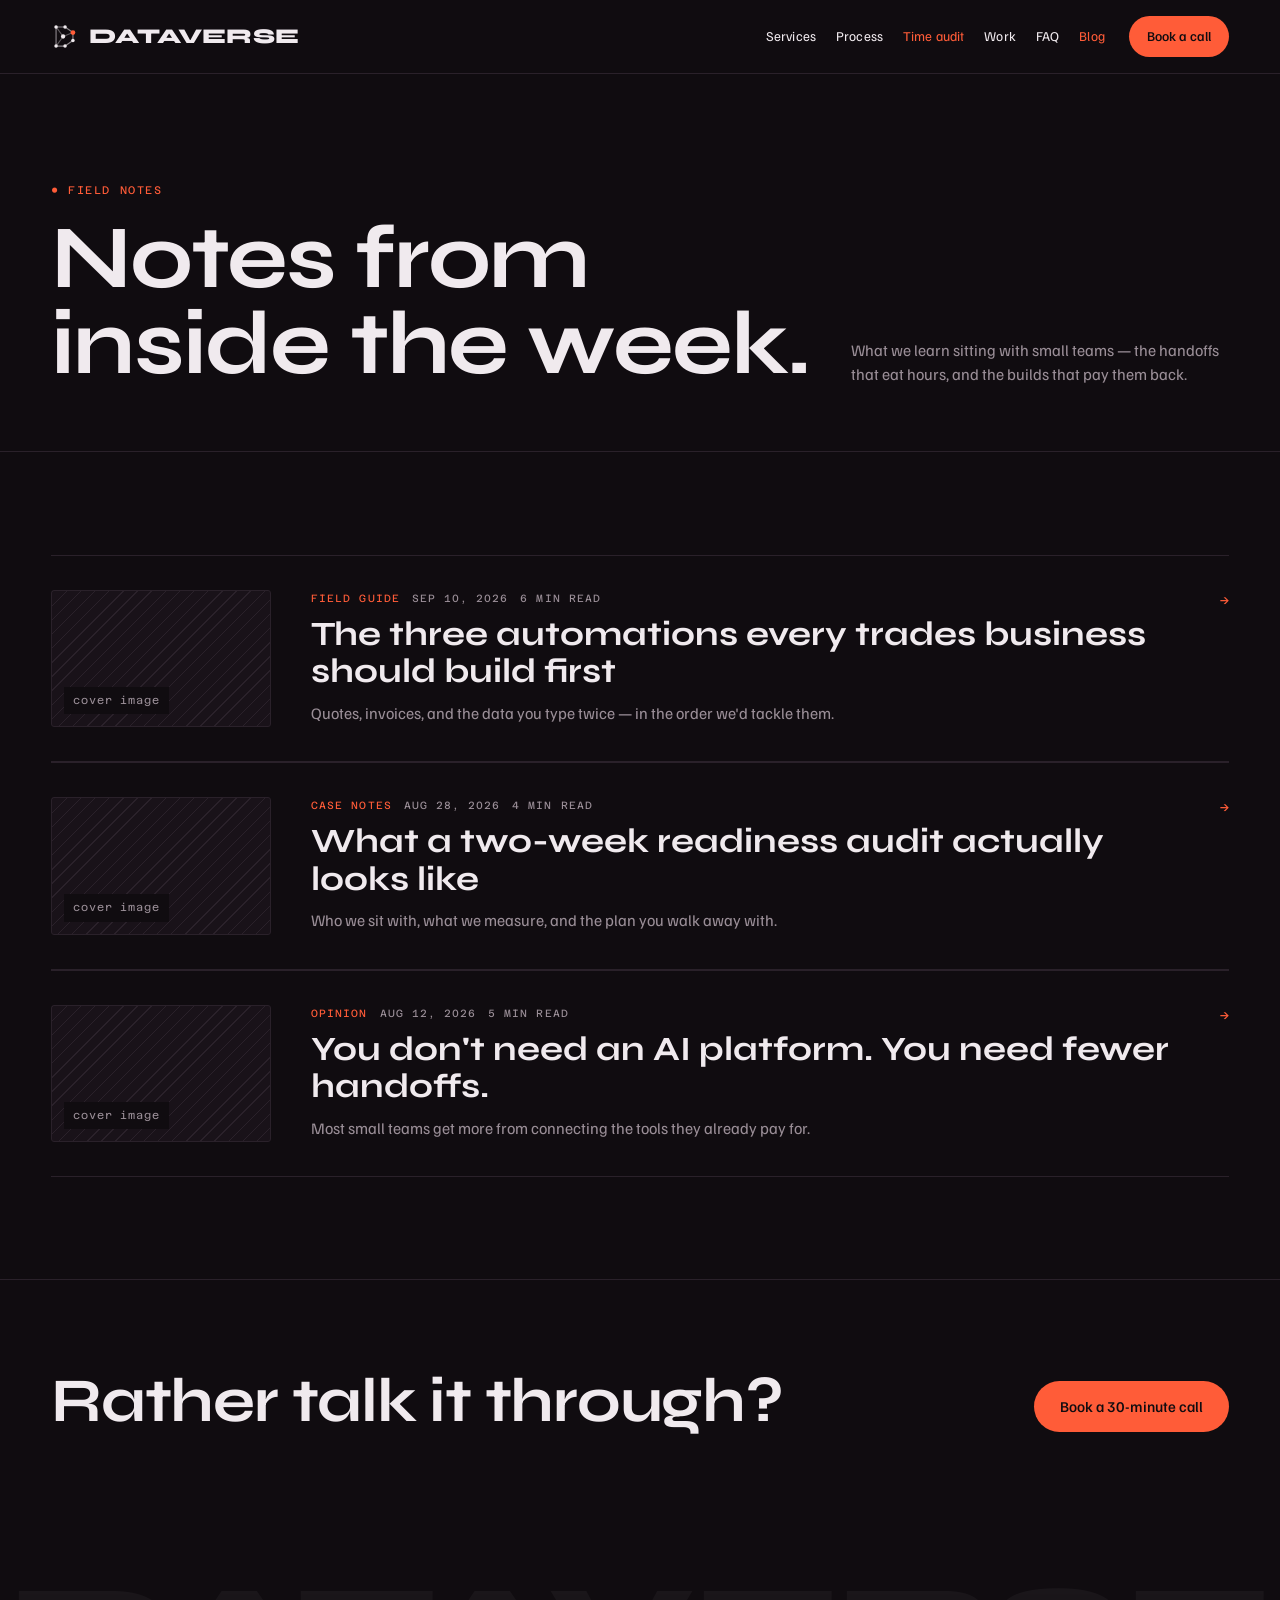
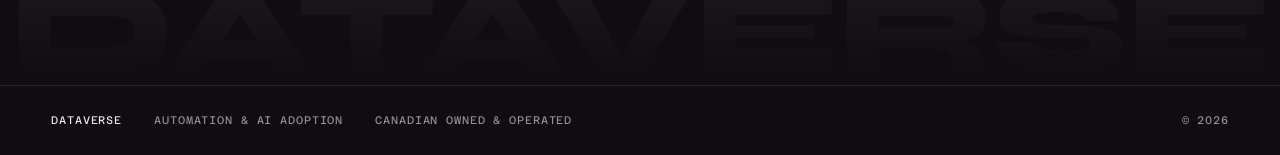
<file: blog/index.html>
<!DOCTYPE html>
<html lang="en-CA">
<head>
  <meta charset="utf-8">
  <meta name="viewport" content="width=device-width, initial-scale=1">
  <title>Field notes — Dataverse</title>
  <meta name="description" content="Practical writing on automation and AI adoption for small Canadian teams.">
  <link rel="preconnect" href="https://fonts.googleapis.com">
  <link rel="preconnect" href="https://fonts.gstatic.com" crossorigin>
  <link href="https://fonts.googleapis.com/css2?family=Syne:wght@400;600;700;800&family=Familjen+Grotesk:wght@400;500;600;700&family=Azeret+Mono:wght@400;500&display=swap" rel="stylesheet">
  <link rel="icon" href="../assets/icon.svg" type="image/svg+xml">
  <link rel="stylesheet" href="../css/styles.css">
</head>
<body>
<div class="page">

  <!-- ===== Header (Webflow: make this a Component) ===== -->
  <header class="site-header">
    <a href="../index.html" class="logo" aria-label="Dataverse, home">
      <svg class="logo__mark" viewBox="0 0 24 24" fill="none" aria-hidden="true">
        <g stroke="currentColor" stroke-width="1" stroke-linecap="round" stroke-linejoin="round">
          <path d="M4.5 3.5H12.5L19.5 8.5V15.5L12.5 20.5H4.5Z" stroke-opacity="0.55"/>
          <path d="M10.75 12L19.5 8.5M10.75 12L4.5 20.5M10.75 12L4.5 3.5" stroke-opacity="0.35"/>
        </g>
        <circle cx="4.5" cy="3.5" r="1.55" fill="currentColor"/>
        <circle cx="12.5" cy="3.5" r="1.55" fill="currentColor"/>
        <circle cx="19.5" cy="8.5" r="2.1" fill="var(--accent)"/>
        <circle cx="19.5" cy="15.5" r="1.55" fill="currentColor"/>
        <circle cx="12.5" cy="20.5" r="1.55" fill="currentColor"/>
        <circle cx="4.5" cy="20.5" r="1.55" fill="currentColor"/>
        <circle cx="10.75" cy="12" r="1.9" fill="currentColor"/>
      </svg>
      <span class="logo__text">Dataverse</span>
    </a>
    <nav class="nav">
      <a href="../index.html#services">Services</a>
      <a href="../index.html#process">Process</a>
      <a href="../index.html#audit" class="nav__link--accent">Time audit</a>
      <a href="../index.html#work">Work</a>
      <a href="../index.html#faq">FAQ</a>
      <a href="index.html" class="text-accent" aria-current="page">Blog</a>
    </nav>
    <div class="header-tools">
      <a href="../index.html#book" class="btn btn--primary btn--sm">Book a call</a>
    </div>
  </header>

  <!-- ===== Blog hero ===== -->
  <section class="blog-hero">
    <div class="blog-hero__main">
      <span class="audit-head__badge">● Field notes</span>
      <h1 class="blog-hero__title">Notes from<br>inside the week.</h1>
    </div>
    <p class="blog-hero__text">What we learn sitting with small teams — the handoffs that eat hours, and the builds that pay them back.</p>
  </section>

  <!-- ===== Post list =====
       Webflow: this block maps to a Collection List bound to "Blog Posts".
       .w-dyn-list = Collection List Wrapper, .w-dyn-items = Collection List, .w-dyn-item = Collection Item.
       Sample items below are placeholders; Webflow repeats one item per CMS entry. -->
  <section class="section">
    <div class="w-dyn-list">
      <div role="list" class="w-dyn-items post-list">
        <div role="listitem" class="w-dyn-item">
          <a href="post.html" class="post-row">
            <div class="placeholder post-row__thumb"><span class="placeholder__label">cover image</span></div>
            <div class="post-row__body">
              <div class="post-row__meta"><span class="text-accent">Field guide</span><span>Sep 10, 2026</span><span>6 min read</span></div>
              <h3 class="post-row__title">The three automations every trades business should build first</h3>
              <p class="post-row__excerpt">Quotes, invoices, and the data you type twice — in the order we'd tackle them.</p>
            </div>
            <span class="post-row__arrow">→</span>
          </a>
        </div>
        <div role="listitem" class="w-dyn-item">
          <a href="post.html" class="post-row">
            <div class="placeholder post-row__thumb"><span class="placeholder__label">cover image</span></div>
            <div class="post-row__body">
              <div class="post-row__meta"><span class="text-accent">Case notes</span><span>Aug 28, 2026</span><span>4 min read</span></div>
              <h3 class="post-row__title">What a two-week readiness audit actually looks like</h3>
              <p class="post-row__excerpt">Who we sit with, what we measure, and the plan you walk away with.</p>
            </div>
            <span class="post-row__arrow">→</span>
          </a>
        </div>
        <div role="listitem" class="w-dyn-item">
          <a href="post.html" class="post-row">
            <div class="placeholder post-row__thumb"><span class="placeholder__label">cover image</span></div>
            <div class="post-row__body">
              <div class="post-row__meta"><span class="text-accent">Opinion</span><span>Aug 12, 2026</span><span>5 min read</span></div>
              <h3 class="post-row__title">You don't need an AI platform. You need fewer handoffs.</h3>
              <p class="post-row__excerpt">Most small teams get more from connecting the tools they already pay for.</p>
            </div>
            <span class="post-row__arrow">→</span>
          </a>
        </div>
      </div>
      <!-- Webflow "Empty State" -->
      <div class="w-dyn-empty empty-state" hidden>No posts yet.</div>
    </div>
  </section>

  <!-- ===== CTA ===== -->
  <section class="cta-band">
    <h2 class="cta-band__title">Rather talk it through?</h2>
    <a href="../index.html#book" class="btn btn--primary btn--lg">Book a 30-minute call</a>
  </section>

  <!-- ===== Footer (Webflow: make this a Component) ===== -->
  <div class="footer-wordmark" aria-hidden="true">Dataverse</div>
  <footer class="site-footer">
    <span class="site-footer__brand">Dataverse</span>
    <span>Automation &amp; AI adoption</span>
    <span>Canadian owned &amp; operated</span>
    <span class="site-footer__end">© 2026</span>
  </footer>
</div>

<script src="../js/main.js"></script>
</body>
</html>
</file>
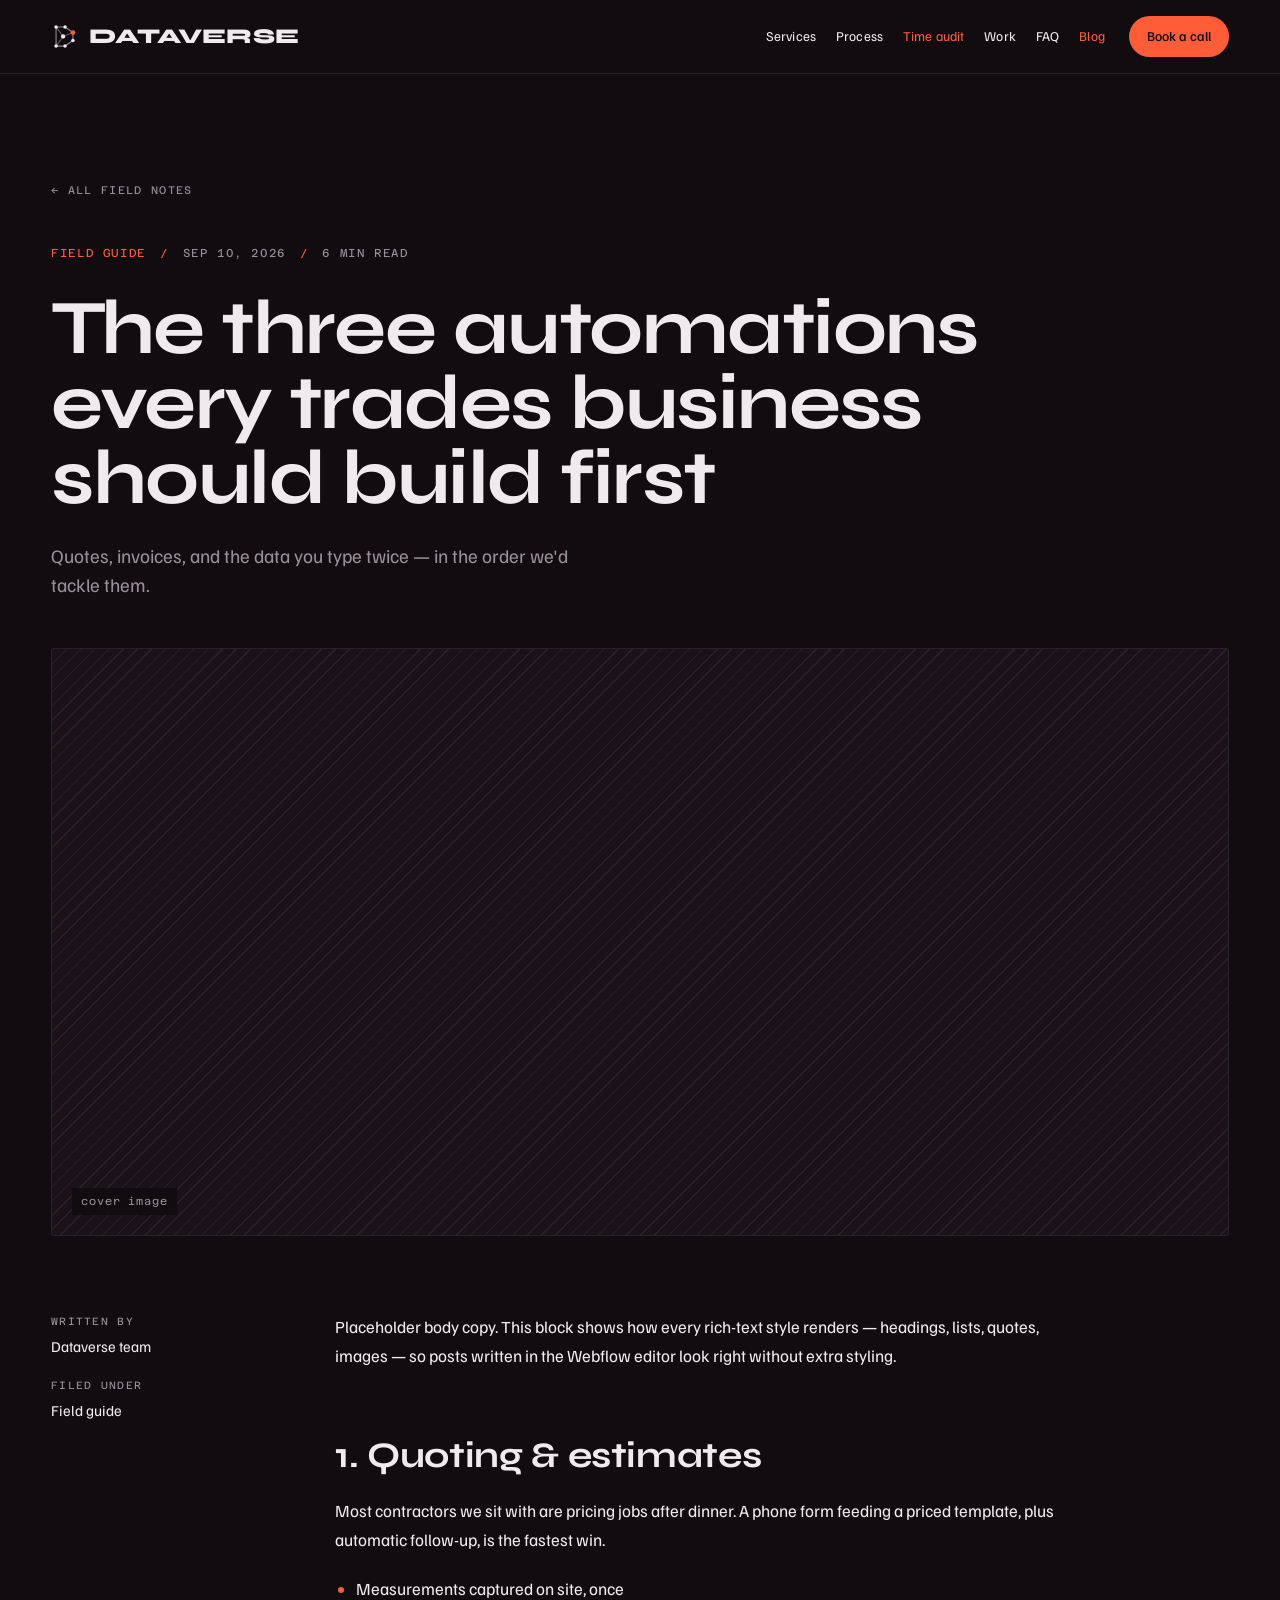
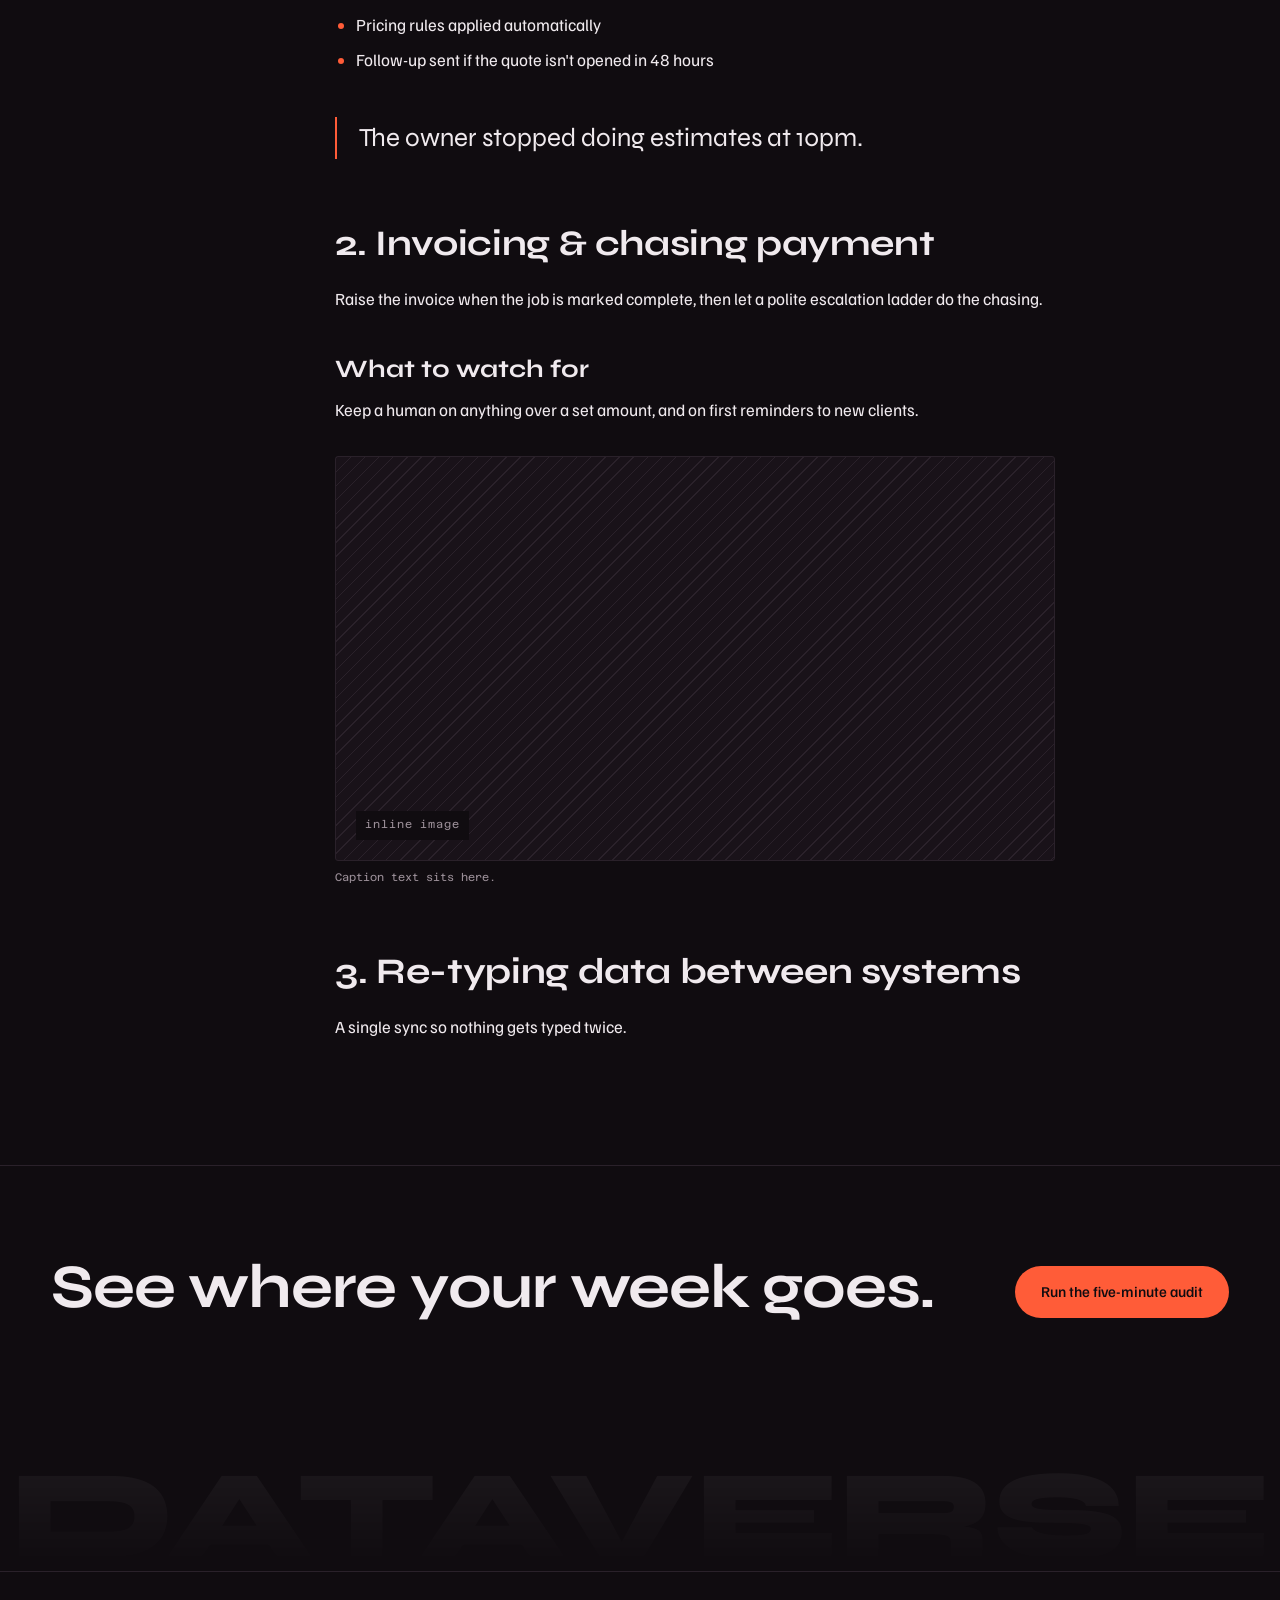
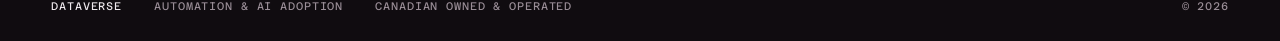
<file: blog/post.html>
<!DOCTYPE html>
<html lang="en-CA">
<head>
  <meta charset="utf-8">
  <meta name="viewport" content="width=device-width, initial-scale=1">
  <title>The three automations every trades business should build first — Dataverse</title>
  <meta name="description" content="Quotes, invoices, and the data you type twice — in the order we'd tackle them.">
  <link rel="preconnect" href="https://fonts.googleapis.com">
  <link rel="preconnect" href="https://fonts.gstatic.com" crossorigin>
  <link href="https://fonts.googleapis.com/css2?family=Syne:wght@400;600;700;800&family=Familjen+Grotesk:wght@400;500;600;700&family=Azeret+Mono:wght@400;500&display=swap" rel="stylesheet">
  <link rel="icon" href="../assets/icon.svg" type="image/svg+xml">
  <link rel="stylesheet" href="../css/styles.css">
</head>
<body>
<div class="page">

  <!-- ===== Header (Webflow: make this a Component) ===== -->
  <header class="site-header">
    <a href="../index.html" class="logo" aria-label="Dataverse, home">
      <svg class="logo__mark" viewBox="0 0 24 24" fill="none" aria-hidden="true">
        <g stroke="currentColor" stroke-width="1" stroke-linecap="round" stroke-linejoin="round">
          <path d="M4.5 3.5H12.5L19.5 8.5V15.5L12.5 20.5H4.5Z" stroke-opacity="0.55"/>
          <path d="M10.75 12L19.5 8.5M10.75 12L4.5 20.5M10.75 12L4.5 3.5" stroke-opacity="0.35"/>
        </g>
        <circle cx="4.5" cy="3.5" r="1.55" fill="currentColor"/>
        <circle cx="12.5" cy="3.5" r="1.55" fill="currentColor"/>
        <circle cx="19.5" cy="8.5" r="2.1" fill="var(--accent)"/>
        <circle cx="19.5" cy="15.5" r="1.55" fill="currentColor"/>
        <circle cx="12.5" cy="20.5" r="1.55" fill="currentColor"/>
        <circle cx="4.5" cy="20.5" r="1.55" fill="currentColor"/>
        <circle cx="10.75" cy="12" r="1.9" fill="currentColor"/>
      </svg>
      <span class="logo__text">Dataverse</span>
    </a>
    <nav class="nav">
      <a href="../index.html#services">Services</a>
      <a href="../index.html#process">Process</a>
      <a href="../index.html#audit" class="nav__link--accent">Time audit</a>
      <a href="../index.html#work">Work</a>
      <a href="../index.html#faq">FAQ</a>
      <a href="index.html" class="text-accent" aria-current="page">Blog</a>
    </nav>
    <div class="header-tools">
      <a href="../index.html#book" class="btn btn--primary btn--sm">Book a call</a>
    </div>
  </header>

  <!-- ===== Post template =====
       Webflow: this page becomes the "Blog Posts Template" page.
       Bind each [data-cms="field-slug"] element to the CMS field of the same slug (see README). -->
  <article>
    <header class="post-header">
      <a href="index.html" class="post-back">← All field notes</a>
      <div class="post-header__meta">
        <span class="text-accent" data-cms="category">Field guide</span><span class="text-accent">/</span>
        <span data-cms="published-date">Sep 10, 2026</span><span class="text-accent">/</span>
        <span><span data-cms="read-time">6 min</span> read</span>
      </div>
      <h1 class="post-header__title" data-cms="name">The three automations every trades business should build first</h1>
      <p class="post-header__summary" data-cms="excerpt">Quotes, invoices, and the data you type twice — in the order we'd tackle them.</p>
    </header>

    <div class="placeholder post-cover" data-cms="cover-image">
      <span class="placeholder__label">cover image</span>
    </div>

    <div class="post-body">
      <aside class="post-body__aside">
        <div>
          <div class="eyebrow">Written by</div>
          <div class="post-author__name" data-cms="author">Dataverse team</div>
        </div>
        <div>
          <div class="eyebrow">Filed under</div>
          <div class="post-author__name" data-cms="category">Field guide</div>
        </div>
      </aside>

      <div class="post-body__content">
        <!-- Webflow: Rich Text element bound to the "Post Body" field -->
        <div class="w-richtext" data-cms="post-body">
          <p>Placeholder body copy. This block shows how every rich-text style renders — headings, lists, quotes, images — so posts written in the Webflow editor look right without extra styling.</p>
          <h2>1. Quoting &amp; estimates</h2>
          <p>Most contractors we sit with are pricing jobs after dinner. A phone form feeding a priced template, plus automatic follow-up, is the fastest win.</p>
          <ul>
            <li>Measurements captured on site, once</li>
            <li>Pricing rules applied automatically</li>
            <li>Follow-up sent if the quote isn't opened in 48 hours</li>
          </ul>
          <blockquote>The owner stopped doing estimates at 10pm.</blockquote>
          <h2>2. Invoicing &amp; chasing payment</h2>
          <p>Raise the invoice when the job is marked complete, then let a polite escalation ladder do the chasing.</p>
          <h3>What to watch for</h3>
          <p>Keep a human on anything over a set amount, and on first reminders to new clients.</p>
          <figure>
            <div class="placeholder" style="aspect-ratio:16/9"><span class="placeholder__label">inline image</span></div>
            <figcaption>Caption text sits here.</figcaption>
          </figure>
          <h2>3. Re-typing data between systems</h2>
          <p>A single sync so nothing gets typed twice.</p>
        </div>
      </div>
    </div>
  </article>

  <!-- ===== CTA ===== -->
  <section class="cta-band">
    <h2 class="cta-band__title">See where your week goes.</h2>
    <a href="../index.html#audit" class="btn btn--primary btn--lg">Run the five-minute audit</a>
  </section>

  <!-- ===== Footer (Webflow: make this a Component) ===== -->
  <div class="footer-wordmark" aria-hidden="true">Dataverse</div>
  <footer class="site-footer">
    <span class="site-footer__brand">Dataverse</span>
    <span>Automation &amp; AI adoption</span>
    <span>Canadian owned &amp; operated</span>
    <span class="site-footer__end">© 2026</span>
  </footer>
</div>

<script src="../js/main.js"></script>
</body>
</html>
</file>
<file: css/styles.css>
/* ==========================================================================
   Dataverse — site styles
   Class-based (no inline styles) so the markup ports cleanly into Webflow.
   One dark palette; all colours and fonts flow from the tokens below.
   ========================================================================== */

/* ---------- Tokens ---------- */
/* Brand palette (Ember) */
:root {
  --bg: #100C10; --surface: #191219; --ink: #F0EAEE; --muted: #9A8E97;
  --line: #2A212A; --accent: #FF5C38; --accent-ink: #100C10;
  --display: 'Syne';
  --body: 'Familjen Grotesk';
  --mono: 'Azeret Mono';
  color-scheme: dark;
}

:root {
  --gutter: clamp(18px, 4vw, 56px);
  /* Page content stops here; the hero stays full-bleed */
  --content-max: 1180px;
  --section-pad: clamp(56px, 8vw, 104px);
  --f-display: var(--display), sans-serif;
  --f-body: var(--body), sans-serif;
  --f-mono: var(--mono), monospace;
}

/* ---------- Base ---------- */
html, body { margin: 0; padding: 0; background: var(--bg); }
* { box-sizing: border-box; }
::selection { background: var(--accent); color: var(--accent-ink); }
a { color: var(--ink); text-decoration: none; }
a:hover { color: var(--accent); }
img { max-width: 100%; display: block; }

.page {
  background: var(--bg);
  color: var(--ink);
  font-family: var(--f-body);
  font-size: 16px;
  line-height: 1.55;
  min-height: 100vh;
  overflow-x: hidden;
  transition: background 400ms ease, color 400ms ease;
}

/* ---------- Shared type helpers ---------- */
.mono { font-family: var(--f-mono); }
.eyebrow {
  font-family: var(--f-mono);
  font-size: 10.5px;
  letter-spacing: 0.12em;
  text-transform: uppercase;
  color: var(--muted);
}
.text-accent { color: var(--accent); }
.text-muted { color: var(--muted); }
.text-ink { color: var(--ink); }
.h2 {
  font-family: var(--f-display);
  font-weight: 700;
  font-size: clamp(34px, 5vw, 62px);
  line-height: 1;
  letter-spacing: -0.015em;
  margin: 0;
}
.section {
  padding: var(--section-pad) var(--gutter);
  border-bottom: 1px solid var(--line);
}
.section--surface { background: var(--surface); }

/* Striped image placeholder — swap for <img> when real assets exist */
.placeholder {
  border: 1px solid var(--line);
  border-radius: 3px;
  display: flex;
  align-items: flex-end;
  padding: 20px;
  background-color: var(--surface);
  background-image: repeating-linear-gradient(135deg, var(--line) 0 1px, transparent 1px 10px);
  overflow: hidden;
  position: relative;
}
.placeholder > img {
  position: absolute; inset: 0; width: 100%; height: 100%; object-fit: cover; object-position: center;
}
.placeholder > .img--top { object-position: left top; }
.placeholder__label {
  font-family: var(--f-mono);
  font-size: 11px;
  letter-spacing: 0.08em;
  color: var(--muted);
  background: var(--bg);
  padding: 5px 9px;
  position: relative;
}

/* ---------- Buttons ---------- */
.btn {
  display: inline-block;
  border-radius: 99px;
  font-family: var(--f-body);
  cursor: pointer;
  white-space: nowrap;
}
.btn--primary {
  background: var(--accent);
  color: var(--accent-ink);
  font-weight: 500;
  border: none;
}
.btn--primary:hover { opacity: 0.86; color: var(--accent-ink); }
.btn--ghost {
  border: 1px solid var(--line);
  color: var(--ink);
  background: transparent;
}
.btn--ghost:hover { border-color: var(--accent); color: var(--accent); }
.btn--sm { font-size: 13.5px; padding: 10px 18px; }
.btn--lg { font-size: 15px; padding: 14px 26px; }
.btn--lg.btn--ghost { padding: 14px 22px; }
.btn--block { display: block; text-align: center; font-size: 15px; padding: 14px 18px; }

/* ---------- Header ---------- */
.site-header {
  position: sticky;
  top: 0;
  z-index: 50;
  display: flex;
  flex-wrap: wrap;
  align-items: center;
  gap: 12px 24px;
  padding: 16px var(--gutter);
  background: var(--bg);
  border-bottom: 1px solid var(--line);
  transition: background 400ms ease, opacity 600ms ease;
}
.logo {
  display: flex;
  align-items: center;
  gap: 11px;
  color: var(--ink);
  flex: 0 0 auto;
}
.logo:hover { color: var(--ink); }
.logo__mark { width: 27px; height: 27px; flex: 0 0 auto; display: block; }
.logo__text {
  font-family: var(--f-display);
  font-weight: 800;
  font-size: 21px;
  text-transform: uppercase;
  letter-spacing: 0.01em;
  line-height: 1;
}

/* The wordmark again, large and quiet, fading into the footer */
.footer-wordmark {
  padding: clamp(28px, 5vw, 56px) 0 0;
  font-family: var(--f-display);
  font-weight: 800;
  font-size: 9.9vw;  /* DATAVERSE in Syne 800 measures ~9.95x the font size */
  line-height: 0.85;
  text-transform: uppercase;
  text-align: center;
  letter-spacing: -0.005em;
  white-space: nowrap;
  overflow: hidden;
  color: var(--ink);
  opacity: 0.07;
  pointer-events: none;
  -webkit-mask-image: linear-gradient(180deg, #000 10%, transparent 96%);
  mask-image: linear-gradient(180deg, #000 10%, transparent 96%);
}

.nav {
  display: flex;
  flex-wrap: wrap;
  gap: 10px 20px;
  font-size: 13.5px;
  letter-spacing: 0.01em;
  margin-left: auto;
  flex: 0 1 auto;
  white-space: nowrap;
}
.nav__link--accent { color: var(--accent); }
.header-tools {
  display: flex;
  flex-wrap: wrap;
  align-items: center;
  gap: 8px;
  flex: 0 0 auto;
  white-space: nowrap;
}

/* Mobile header: logo + buttons on one row, nav links on a scrollable row below */
@media (max-width: 760px) {
  .site-header { gap: 12px 10px; padding-top: 12px; padding-bottom: 0; }
  .logo { order: 1; margin-right: auto; gap: 8px; }
  .logo__mark { width: 22px; height: 22px; }
  .logo__text { font-size: 17px; }
  .header-tools { order: 2; gap: 6px; flex-wrap: nowrap; }
  .header-tools .btn--sm { font-size: 12.5px; padding: 8px 13px; }
  .nav {
    order: 3;
    flex: 0 0 calc(100% + 2 * var(--gutter));
    margin: 0 calc(-1 * var(--gutter));
    padding: 11px var(--gutter) 12px;
    border-top: 1px solid var(--line);
    flex-wrap: nowrap;
    gap: 22px;
    overflow-x: auto;
    scrollbar-width: none;
  }
  .nav::-webkit-scrollbar { display: none; }
}
@media (max-width: 380px) {
  .logo { gap: 7px; }
  .logo__mark { width: 20px; height: 20px; }
  .logo__text { font-size: 15px; }
  .header-tools { gap: 5px; }
  .header-tools .btn--sm { font-size: 12px; padding: 8px 11px; }
}

/* ---------- Hero (3D) ---------- */
.hero3d {
  --bg: #100C10; --surface: #191219; --ink: #F0EAEE; --muted: #9A8E97;
  --line: rgba(240, 234, 238, 0.14); --accent: #FF5C38; --accent-ink: #100C10;
  position: relative;
  isolation: isolate;
  overflow: hidden;
  min-height: calc(100svh - 71px);
  padding: 0 var(--gutter);
  display: flex;
  flex-direction: column;
  color: var(--ink);
  background:
    radial-gradient(90% 60% at 50% 108%, rgba(255, 92, 56, 0.2), transparent 70%),
    linear-gradient(180deg, #05050A 0%, #0B0710 45%, #150A0C 100%);
}
.hero3d a { color: inherit; }
.hero3d__stage { position: absolute; inset: 0; z-index: 0; pointer-events: none; overflow: hidden; }
.hero3d__canvas {
  position: absolute; inset: 0; width: 100%; height: 100%;
  z-index: 0; display: block;
}
/* During the fly-through the 3D stage takes over the whole viewport */
.hero3d__backdrop {
  position: fixed; inset: 0; z-index: -1; background: #100C10;
  opacity: 0; pointer-events: none; transition: opacity 400ms ease;
}
.hero3d.is-journey { z-index: 90; }
.hero3d.is-journey .hero3d__backdrop { opacity: 1; }
.hero3d.is-journey .hero3d__stage { position: fixed; }
.hero3d__scrim {
  position: absolute; inset: 0; z-index: 1; pointer-events: none;
  background:
    linear-gradient(90deg, rgba(16, 12, 16, 0.78) 0%, rgba(16, 12, 16, 0.25) 48%, rgba(16, 12, 16, 0) 70%),
    linear-gradient(0deg, rgba(16, 12, 16, 0.85) 0%, rgba(16, 12, 16, 0) 32%);
}
.hero3d__grain {
  position: absolute; inset: -50%; z-index: 1; pointer-events: none;
  opacity: 0.07; mix-blend-mode: overlay;
  background-image: url("data:image/svg+xml,%3Csvg xmlns='http://www.w3.org/2000/svg' width='220' height='220'%3E%3Cfilter id='n'%3E%3CfeTurbulence type='fractalNoise' baseFrequency='0.9' numOctaves='3' stitchTiles='stitch'/%3E%3C/filter%3E%3Crect width='100%25' height='100%25' filter='url(%23n)'/%3E%3C/svg%3E");
}
}

/* Tagline words revealed during the fly-through */
.tagline { position: absolute; inset: 0; z-index: 2; pointer-events: none; overflow: hidden; }
.tagline__word {
  position: absolute; left: var(--x, 50%); top: var(--y, 50%);
  transform: translate(-50%, -50%);
  font-family: var(--f-display); font-weight: 400;
  font-size: clamp(40px, 7.5vw, 124px); line-height: 1; letter-spacing: -0.035em;
  white-space: nowrap; color: #fff;
}
.tagline__char {
  display: inline-block; white-space: pre;
  opacity: 0; filter: blur(14px); transform: translateY(0.3em) scale(0.96);
  transition: opacity 500ms ease, filter 700ms ease, transform 800ms cubic-bezier(.2, .7, .2, 1);
  transition-delay: calc(var(--i) * 40ms);
}
.tagline__word.is-in .tagline__char { opacity: 1; filter: blur(0); transform: none; }
.tagline__word.is-out .tagline__char {
  opacity: 0; filter: blur(10px); transform: translateY(-0.25em);
  transition-duration: 350ms, 400ms, 450ms; transition-delay: calc(var(--i) * 18ms);
}
.tagline__char.is-accent { color: var(--accent); }

/* Fly-through: hand the page over to the 3D scene */
.hero3d__content, .hero3d__foot, .hero3d__scrim { transition: opacity 600ms ease; }
.hero3d.is-journey .hero3d__content,
.hero3d.is-journey .hero3d__foot { opacity: 0; pointer-events: none; }
.hero3d.is-journey .hero3d__content a { pointer-events: none; }
.hero3d.is-journey .hero3d__scrim { opacity: 0.25; }
body.is-journey .site-header { opacity: 0; pointer-events: none; }

/* Scroll runway: the fixed 3D stage plays while this scrolls past */
.hero-journey { display: none; height: 245vh; overflow-anchor: none; }
.hero-journey.is-ready { display: block; }
@media (max-width: 760px) {
  .hero-journey { height: 195vh; }
}

/* Content */
.hero3d__content {
  position: relative; z-index: 2;
  padding: clamp(56px, 9vw, 128px) 0 clamp(36px, 5vw, 64px);
  display: flex; flex-wrap: wrap; align-items: flex-end; justify-content: space-between;
  gap: 32px clamp(32px, 6vw, 96px);
  pointer-events: none;
}
.hero3d__content a { pointer-events: auto; }
.hero3d__main { flex: 1 1 560px; min-width: 0; }
.hero3d__title {
  font-family: var(--f-display);
  font-weight: 400;
  font-size: clamp(46px, 7.2vw, 112px);
  line-height: 1;
  letter-spacing: -0.035em;
  margin: 0;
  text-wrap: balance;
}
.text-gradient {
  background: linear-gradient(90deg, #FF5C38 0%, #FF2E63 100%);
  -webkit-background-clip: text; background-clip: text;
  color: transparent;
}
.hero3d__side { flex: 0 1 540px; min-width: 0; }
.hero3d__lede {
  font-size: clamp(16px, 1.35vw, 19px); line-height: 1.5;
  margin: 0 0 28px; text-wrap: pretty; color: var(--ink);
}
.hero3d__actions { display: flex; flex-wrap: wrap; gap: 12px; }
.btn-sq {
  display: inline-block;
  font-family: var(--f-mono); font-size: 12.5px; letter-spacing: 0.06em; text-transform: uppercase;
  padding: 15px 20px; border-radius: 4px; white-space: nowrap;
  transition: background 200ms ease, color 200ms ease, border-color 200ms ease;
}
.btn-sq--primary { background: var(--accent); color: var(--accent-ink); }
.hero3d .btn-sq--primary { color: var(--accent-ink); }
.btn-sq--primary:hover, .hero3d .btn-sq--primary:hover { background: #FF7A5C; color: var(--accent-ink); }
.btn-sq--ghost {
  background: rgba(240, 234, 238, 0.06); border: 1px solid rgba(240, 234, 238, 0.12);
}
.btn-sq--ghost:hover, .hero3d .btn-sq--ghost:hover { border-color: var(--accent); color: var(--accent); }
.hero3d__stats {
  display: flex; flex-wrap: wrap; gap: 8px 28px; margin-top: 26px;
  font-family: var(--f-mono); font-size: 10.5px; letter-spacing: 0.1em;
  text-transform: uppercase; color: var(--muted);
}
.hero3d__stat { font-family: var(--f-display); font-size: 18px; letter-spacing: 0; color: var(--ink); margin-right: 6px; text-transform: none; }

/* Footer strip + marquee */
.hero3d__foot {
  position: relative; z-index: 2;
  margin-top: auto;
  border-top: 1px solid var(--line);
  display: flex; align-items: center; gap: 28px;
  padding: 22px 0 26px;
}
.hero3d__foot-label {
  flex: 0 0 auto;
  font-family: var(--f-mono); font-size: 11.5px; letter-spacing: 0.1em; text-transform: uppercase;
}
.marquee {
  flex: 1 1 auto; min-width: 0; display: flex; overflow: hidden;
  -webkit-mask-image: linear-gradient(90deg, transparent, #000 8%, #000 92%, transparent);
  mask-image: linear-gradient(90deg, transparent, #000 8%, #000 92%, transparent);
}
.marquee__track {
  flex: 0 0 auto; display: flex; align-items: center; gap: 56px;
  margin: 0; padding: 0 28px 0 0; list-style: none;
  animation: marquee 38s linear infinite;
}
.marquee__item {
  font-family: var(--f-display); font-weight: 600; font-size: clamp(17px, 1.6vw, 22px);
  white-space: nowrap; color: var(--ink); opacity: 0.8;
  display: flex; align-items: center; gap: 56px;
}
.marquee__item::after { content: ""; width: 5px; height: 5px; border-radius: 50%; background: var(--accent); }
@keyframes marquee { to { transform: translateX(-100%); } }

@media (max-width: 760px) {
  .hero3d__scrim {
    background: linear-gradient(0deg, rgba(16, 12, 16, 0.92) 0%, rgba(16, 12, 16, 0.55) 45%, rgba(16, 12, 16, 0.1) 75%);
  }
  .hero3d__foot { flex-direction: column; align-items: flex-start; gap: 14px; }
  .marquee { width: 100%; }
}
@media (prefers-reduced-motion: reduce) {
  .marquee__track { animation: none; }
  .tagline { display: none; }
}

.hero__meta {
  font-family: var(--f-mono);
  font-size: 11.5px;
  letter-spacing: 0.14em;
  text-transform: uppercase;
  color: var(--muted);
  display: flex;
  flex-wrap: wrap;
  gap: 14px;
  margin-bottom: clamp(24px, 4vw, 44px);
}
/* ---------- Section heads ---------- */
.section-head {
  display: flex;
  flex-wrap: wrap;
  gap: 32px;
  align-items: baseline;
  margin-bottom: clamp(32px, 5vw, 64px);
}
.section-head__title { flex: 1 1 340px; }
.section-head__text { flex: 1 1 300px; max-width: 42ch; color: var(--muted); margin: 0; font-size: 16px; }

/* ---------- Services ---------- */
.services { display: flex; flex-direction: column; }
.service {
  border-top: 1px solid var(--line);
  padding: clamp(22px, 3vw, 34px) 0;
  display: flex;
  flex-wrap: wrap;
  gap: 20px 40px;
  align-items: flex-start;
}
.service:last-child { border-bottom: 1px solid var(--line); }
.service:hover { background: var(--surface); }
.service__num {
  font-family: var(--f-mono); font-size: 11.5px; color: var(--accent);
  flex: 0 0 auto; width: 34px;
}
.service__title {
  font-family: var(--f-display); font-weight: 700;
  font-size: clamp(26px, 3vw, 38px); line-height: 1.1; margin: 0; flex: 1 1 260px;
}
.service__text { flex: 2 1 320px; max-width: 54ch; margin: 0; color: var(--muted); }

/* ---------- Process ---------- */
.process-head {
  display: flex; flex-wrap: wrap; gap: 20px; align-items: baseline;
  margin-bottom: clamp(32px, 5vw, 56px);
}
.process-head__eyebrow {
  font-family: var(--f-mono); font-size: 11.5px; letter-spacing: 0.12em;
  text-transform: uppercase; color: var(--muted);
}
.process-head__title {
  font-family: var(--f-display); font-weight: 700;
  font-size: clamp(30px, 4.4vw, 54px); line-height: 1.02;
  letter-spacing: -0.015em; margin: 0; max-width: 24ch;
}
.steps {
  display: grid;
  grid-template-columns: repeat(auto-fit, minmax(240px, 1fr));
  gap: 1px;
  background: var(--line);
}
.step { background: var(--surface); padding: clamp(22px, 3vw, 34px) clamp(18px, 2.5vw, 30px); }
.step__num { font-family: var(--f-display); font-size: 52px; line-height: 1; color: var(--accent); }
.step__title { font-size: 19px; font-weight: 600; margin: 14px 0 8px; }
.step__text { margin: 0; color: var(--muted); font-size: 15px; }

/* ---------- Time audit ---------- */
.audit-head {
  display: flex; flex-wrap: wrap; gap: 24px; align-items: flex-end;
  justify-content: space-between; margin-bottom: clamp(28px, 4vw, 48px);
}
.audit-head__main { flex: 1 1 420px; min-width: 0; }
.audit-head__badge {
  font-family: var(--f-mono); font-size: 11px; letter-spacing: 0.14em;
  text-transform: uppercase; color: var(--accent);
}
.audit-head__title {
  font-family: var(--f-display); font-weight: 700;
  font-size: clamp(32px, 5vw, 62px); line-height: 1;
  letter-spacing: -0.02em; margin: 14px 0 0;
}
.audit-head__text { flex: 1 1 280px; max-width: 40ch; margin: 0; color: var(--muted); }

.audit { display: flex; flex-wrap: wrap; gap: clamp(22px, 3vw, 44px); align-items: flex-start; }
.audit__form { flex: 1 1 420px; min-width: 0; display: flex; flex-direction: column; gap: 26px; }
.audit__label { margin-bottom: 12px; }
.audit__label--tight { margin-bottom: 4px; }

.chips { display: flex; flex-wrap: wrap; gap: 8px; }
.chip {
  font-family: var(--f-body); font-size: 14px; padding: 9px 16px;
  border-radius: 99px; border: 1px solid var(--line);
  background: transparent; color: var(--muted); cursor: pointer;
}
.chip.is-active { background: var(--accent); color: var(--accent-ink); border-color: var(--accent); }

.task {
  border-bottom: 1px solid var(--line);
  padding: 15px 0;
  display: flex;
  flex-wrap: wrap;
  gap: 10px 18px;
  align-items: center;
  color: var(--muted);
}
.task.is-on { color: var(--ink); }
.task__check {
  width: 17px; height: 17px; flex: 0 0 auto; border-radius: 2px;
  border: 1px solid var(--line); background: transparent; cursor: pointer; padding: 0;
}
.task.is-on .task__check { background: var(--accent); border-color: var(--accent); }
.task__label { flex: 1 1 180px; min-width: 0; font-size: 15.5px; }
.task__range { flex: 1 1 150px; min-width: 120px; accent-color: var(--accent); cursor: pointer; }
.task__hours { font-family: var(--f-mono); font-size: 12px; width: 62px; text-align: right; }

.fields { display: flex; flex-wrap: wrap; gap: 18px 28px; align-items: flex-end; }
.field { flex: 1 1 200px; min-width: 0; }
.field--wide { flex: 2 1 260px; }
.field__label { display: block; margin-bottom: 8px; }
.input {
  width: 100%;
  font-family: var(--f-body);
  font-size: 16px;
  padding: 13px 14px;
  background: transparent;
  border: 1px solid var(--line);
  border-radius: 3px;
  color: var(--ink);
}
.input--lg { font-size: 15px; padding: 15px 16px; }
textarea.input { resize: vertical; }

.brief {
  flex: 1 1 320px; min-width: 0; position: sticky; top: 92px;
  border: 1px solid var(--accent); border-radius: 3px;
  background: var(--surface); padding: clamp(22px, 3vw, 34px);
}
.brief__nums { display: flex; flex-wrap: wrap; gap: 20px 32px; margin: 20px 0 22px; }
.brief__num { flex: 1 1 130px; }
.brief__hours {
  font-family: var(--f-display); font-weight: 700;
  font-size: clamp(38px, 4.4vw, 56px); line-height: 0.95; color: var(--accent);
}
.brief__money {
  font-family: var(--f-display); font-weight: 700;
  font-size: clamp(30px, 3.4vw, 42px); line-height: 1; margin-top: 6px;
}
.brief__caption {
  font-family: var(--f-mono); font-size: 10.5px; letter-spacing: 0.1em;
  text-transform: uppercase; color: var(--muted); margin-top: 8px;
}
.brief__body { border-top: 1px solid var(--line); padding-top: 18px; }
.builds {
  margin: 0 0 18px; padding: 0; list-style: none;
  display: flex; flex-direction: column; gap: 10px; font-size: 15px;
}
.builds li { display: flex; gap: 10px; align-items: baseline; }
.builds__n { color: var(--accent); font-family: var(--f-mono); font-size: 11px; }
.brief__tier {
  font-family: var(--f-mono); font-size: 11.5px; color: var(--muted);
  border-top: 1px solid var(--line); padding-top: 14px; margin-bottom: 18px;
}

/* ---------- Work ---------- */
.work-head {
  display: flex; flex-wrap: wrap; gap: 24px; align-items: baseline;
  justify-content: space-between; margin-bottom: clamp(30px, 4vw, 52px);
}
.work-head__note {
  font-family: var(--f-mono); font-size: 11.5px; letter-spacing: 0.06em;
  color: var(--muted); margin: 0; max-width: 34ch;
}
/* Horizontal rail: the next card peeks in, so it reads as scrollable */
.work {
  --rail-pad: max(var(--gutter), calc((100vw - var(--content-max)) / 2));
  display: flex;
  gap: clamp(20px, 2.4vw, 32px);
  margin-inline: calc(-1 * var(--rail-pad));
  padding: 4px var(--rail-pad) 8px;
  overflow-x: auto;
  overscroll-behavior-x: contain;
  scroll-snap-type: x mandatory;
  scroll-padding-left: var(--rail-pad);
  scrollbar-width: none;
  -webkit-overflow-scrolling: touch;
}
.work::-webkit-scrollbar { display: none; }
.work__feature {
  flex: 0 0 min(660px, 62%);
  min-width: 0;
  scroll-snap-align: start;
}
.work__side { flex: 0 0 min(660px, 62%); min-width: 0; scroll-snap-align: start; }
.work-head__hint {
  flex: 0 0 auto;
  font-family: var(--f-mono); font-size: 10.5px; letter-spacing: 0.12em;
  text-transform: uppercase; color: var(--muted);
  display: flex; align-items: center; gap: 8px;
}
.work-head__hint span { display: block; width: 26px; height: 1px; background: var(--line); }
.work__image { aspect-ratio: 16 / 10; padding: 18px; }
.case-meta {
  display: flex; gap: 12px; align-items: baseline;
  font-family: var(--f-mono); font-size: 10.5px;
  letter-spacing: 0.1em; text-transform: uppercase;
  margin-bottom: 8px;
}
.work__feature .case-meta { margin: 16px 0 6px; }
.case-title {
  font-family: var(--f-display); font-weight: 700;
  font-size: 26px; line-height: 1.12; margin: 0 0 8px;
}
.case-title--lg { font-size: clamp(24px, 2.6vw, 32px); margin-bottom: 10px; }
.case-text { margin: 0 0 12px; color: var(--muted); }
.case-text--lg { margin-bottom: 14px; max-width: 52ch; }
.case-result {
  font-family: var(--f-mono); font-size: 12px; color: var(--ink);
  border-top: 1px solid var(--line); padding-top: 12px;
}

/* ---------- Selected work demos (js/demos.js) ---------- */
/* Each card is a small product surface: header, working area, stats footer. */
.work__feature { display: flex; flex-direction: column; }
.demo {
  position: relative;
  border: 1px solid var(--line);
  border-radius: 8px;
  background: var(--surface);
  overflow: hidden;
  display: flex;
  flex-direction: column;
  min-height: clamp(400px, 34vw, 470px);
  font-size: 13px;
}
.demo__head {
  display: flex; align-items: center; justify-content: space-between; gap: 12px;
  padding: 13px 18px;
  border-bottom: 1px solid var(--line);
  font-family: var(--f-mono); font-size: 10.5px; letter-spacing: 0.12em; text-transform: uppercase;
  color: var(--muted);
}
.demo__status { display: flex; align-items: center; gap: 8px; color: var(--ink); }
.demo__led {
  width: 6px; height: 6px; border-radius: 50%; background: var(--accent); display: block;
  animation: demo-led 1.6s ease-in-out infinite;
}
.demo.is-done .demo__led { animation: none; }
@keyframes demo-led { 0%, 100% { opacity: 0.35; } 50% { opacity: 1; } }

.demo__body {
  flex: 1 1 auto;
  min-height: 0;
  padding: 16px 18px;
  display: flex;
  flex-direction: column;
  gap: 12px;
  overflow: hidden;
}
.demo.is-working .demo__body::after {
  content: "";
  position: absolute; left: 0; right: 0; top: 0; height: 100%;
  background: linear-gradient(180deg, transparent, rgba(255, 92, 56, 0.09), transparent);
  animation: demo-scan 1.7s linear infinite;
  pointer-events: none;
}
@keyframes demo-scan { from { transform: translateY(-100%); } to { transform: translateY(100%); } }

.demo__meta { display: flex; align-items: baseline; justify-content: space-between; gap: 12px; }
.demo__meta-main { font-size: 14.5px; color: var(--ink); }
.demo__meta-sub { font-family: var(--f-mono); font-size: 10.5px; letter-spacing: 0.08em; color: var(--muted); }

.demo__chat { list-style: none; margin: 0; padding: 0; display: flex; flex-direction: column; gap: 6px; }
.demo__msg {
  display: flex; align-items: baseline; gap: 10px;
  border-left: 2px solid var(--accent);
  padding: 5px 0 5px 10px;
  opacity: 0;
  transform: translateY(6px);
  transition: opacity 400ms ease, transform 500ms cubic-bezier(.2, .7, .2, 1);
}
.demo__msg.is-in { opacity: 1; transform: none; }
.demo__msg-head { display: flex; gap: 8px; flex: 0 0 auto; }
.demo__who, .demo__time {
  font-family: var(--f-mono); font-size: 9.5px; letter-spacing: 0.08em;
  text-transform: uppercase; color: var(--muted);
}
.demo__text { color: var(--ink); font-size: 12.5px; line-height: 1.35; }

/* The document the agent is filling in */
.demo__doc {
  flex: 1 1 auto;
  min-height: 0;
  border: 1px solid var(--line);
  border-radius: 5px;
  background: var(--bg);
  padding: 12px 14px;
  display: flex;
  flex-direction: column;
  gap: 8px;
  overflow: hidden;
}
.demo__doc-head {
  font-family: var(--f-mono); font-size: 9.5px; letter-spacing: 0.12em;
  text-transform: uppercase; color: var(--muted);
  padding-bottom: 8px; border-bottom: 1px solid var(--line);
}
.demo__log { list-style: none; margin: 0; padding: 0; display: flex; flex-direction: column; }
.demo__log-row {
  display: flex; gap: 12px; align-items: baseline;
  padding: 7px 0;
  opacity: 0;
  transform: translateX(-6px);
  transition: opacity 400ms ease, transform 500ms cubic-bezier(.2, .7, .2, 1);
}
.demo__log-row + .demo__log-row { border-top: 1px solid var(--line); }
.demo__log-row.is-in { opacity: 1; transform: none; }
.demo__log-time { font-family: var(--f-mono); font-size: 10.5px; color: var(--accent); flex: 0 0 auto; }
.demo__log-text { color: var(--ink); font-size: 12.5px; line-height: 1.35; }

.demo__grid { display: grid; grid-template-columns: repeat(5, 1fr); gap: 1px; background: var(--line); border: 1px solid var(--line); }
.demo__cell {
  background: var(--bg);
  padding: 9px 4px;
  text-align: center;
  font-family: var(--f-mono);
  font-size: 10px;
  color: var(--ink);
  opacity: 0;
  transition: opacity 320ms ease;
}
.demo__cell--head { color: var(--muted); letter-spacing: 0.08em; text-transform: uppercase; opacity: 1; }
.demo__cell.is-in { opacity: 1; }

/* Receptionist card */
.demo__call {
  display: flex; align-items: center; gap: 12px;
  border: 1px solid var(--line);
  border-radius: 6px;
  padding: 11px 14px;
}
.demo__call-icon {
  width: 30px; height: 30px; flex: 0 0 auto;
  border: 1px solid var(--line); border-radius: 50%;
  display: grid; place-items: center; color: var(--ink); font-size: 13px;
}
.demo__call-main { display: flex; flex-direction: column; gap: 2px; flex: 1 1 auto; min-width: 0; }
.demo__call-title { font-size: 14px; color: var(--ink); }
.demo__call-num { font-family: var(--f-mono); font-size: 11px; color: var(--muted); }
.demo__call-timer { font-family: var(--f-mono); font-size: 12px; color: var(--muted); }

.demo__lines { list-style: none; margin: 0; padding: 0; display: flex; flex-direction: column; gap: 9px; flex: 1 1 auto; min-height: 0; }
.demo__line {
  display: flex; gap: 12px; align-items: baseline;
  opacity: 0; transform: translateY(6px);
  transition: opacity 400ms ease, transform 500ms cubic-bezier(.2, .7, .2, 1);
}
.demo__line.is-in { opacity: 1; transform: none; }
.demo__line-who {
  flex: 0 0 52px;
  font-family: var(--f-mono); font-size: 9.5px; letter-spacing: 0.1em;
  text-transform: uppercase; color: var(--muted);
}
.demo__line-who.is-agent { color: var(--accent); }
.demo__line-text { color: var(--ink); font-size: 12.5px; line-height: 1.4; }

.demo__chips { display: flex; flex-wrap: wrap; gap: 8px; }
.demo__chip {
  display: inline-flex; align-items: baseline; gap: 7px;
  border: 1px solid var(--line); border-radius: 99px;
  padding: 5px 11px;
  font-family: var(--f-mono); font-size: 9.5px; letter-spacing: 0.08em; text-transform: uppercase;
  opacity: 0; transform: translateY(4px);
  transition: opacity 320ms ease, transform 400ms ease;
}
.demo__chip.is-in { opacity: 1; transform: none; }
.demo__chip-key { color: var(--muted); }
.demo__chip-val { color: var(--ink); }
.demo__chip.is-accent { border-color: var(--accent); }
.demo__chip.is-accent .demo__chip-val { color: var(--accent); }

.demo__done {
  display: flex; align-items: center; justify-content: space-between; gap: 12px;
  margin: 0 18px 16px;
  border: 1px solid var(--line); border-radius: 6px;
  padding: 11px 14px;
  font-family: var(--f-mono); font-size: 10px; letter-spacing: 0.08em; text-transform: uppercase;
  color: var(--muted);
  opacity: 0.35;
  transition: opacity 350ms ease, border-color 350ms ease, background 350ms ease;
}
.demo__done.is-on {
  opacity: 1;
  border-color: var(--accent);
  background: linear-gradient(90deg, rgba(255, 92, 56, 0.12), transparent 70%);
}
.demo__done-main { display: flex; align-items: center; gap: 9px; color: var(--ink); text-transform: none; font-family: var(--f-body); font-size: 13px; letter-spacing: 0; }
.demo__tick { color: var(--accent); }

/* Stats footer */
.demo__stats {
  display: flex;
  border-top: 1px solid var(--line);
}
.demo__stat {
  flex: 1 1 0;
  min-width: 0;
  padding: 12px 18px;
  display: flex;
  flex-direction: column;
  gap: 6px;
}
.demo__stat + .demo__stat { border-left: 1px solid var(--line); }
.demo__stat-label {
  font-family: var(--f-mono); font-size: 9.5px; letter-spacing: 0.1em;
  text-transform: uppercase; color: var(--muted);
}
.demo__stat-value { font-family: var(--f-display); font-size: 26px; line-height: 1; color: var(--accent); }
.demo__pill {
  align-self: flex-start;
  border: 1px solid var(--line);
  border-radius: 99px;
  padding: 4px 10px;
  font-family: var(--f-mono); font-size: 9.5px; letter-spacing: 0.08em;
  text-transform: uppercase; color: var(--muted);
  opacity: 0.4;
  transition: opacity 300ms ease, border-color 300ms ease, color 300ms ease, background 300ms ease;
}
.demo__pill.is-on {
  opacity: 1; color: var(--accent-ink); background: var(--accent); border-color: var(--accent);
}

@media (max-width: 760px) {
  .work__feature, .work__side { flex-basis: 84%; }
  .demo { min-height: 380px; font-size: 12.5px; }
  .demo__done { margin: 0 14px 13px; }
  .demo__body { padding: 13px 14px; }
  .demo__stat { padding: 11px 14px; }
  .demo__stat-value { font-size: 22px; }
}

/* ---------- FAQ ---------- */
.faq__list { border-top: 1px solid var(--line); }
.faq__item { border-bottom: 1px solid var(--line); }
.faq__q {
  display: flex;
  align-items: flex-start;
  justify-content: space-between;
  gap: 24px;
  padding: clamp(18px, 2.4vw, 26px) 0;
  cursor: pointer;
  list-style: none;
  font-family: var(--f-display);
  font-weight: 600;
  font-size: clamp(18px, 1.9vw, 23px);
  line-height: 1.3;
  color: var(--ink);
  transition: color 250ms ease;
}
.faq__q::-webkit-details-marker { display: none; }
.faq__q:hover { color: var(--accent); }
/* Plus that becomes a minus when the answer is open */
.faq__mark {
  position: relative;
  flex: 0 0 auto;
  width: 34px;
  height: 34px;
  margin-top: 2px;
  border: 1px solid var(--line);
  border-radius: 50%;
  transition: border-color 300ms ease;
}
.faq__mark::before,
.faq__mark::after {
  content: "";
  position: absolute;
  left: 50%;
  top: 50%;
  background: var(--ink);
  transition: transform 300ms cubic-bezier(.2, .7, .2, 1), background 300ms ease;
}
.faq__mark::before { width: 12px; height: 1px; transform: translate(-50%, -50%); }
.faq__mark::after { width: 1px; height: 12px; transform: translate(-50%, -50%); }
.faq__item[open] .faq__mark { border-color: var(--accent); }
.faq__item[open] .faq__mark::before,
.faq__item[open] .faq__mark::after { background: var(--accent); }
.faq__item[open] .faq__mark::after { transform: translate(-50%, -50%) rotate(90deg) scaleX(0); }
.faq__a {
  padding: 0 0 clamp(20px, 2.4vw, 28px);
  max-width: 62ch;
  animation: faq-in 420ms cubic-bezier(.2, .7, .2, 1);
}
.faq__a p { margin: 0; color: var(--muted); }
@keyframes faq-in {
  from { opacity: 0; transform: translateY(-6px); }
  to { opacity: 1; transform: none; }
}
@media (prefers-reduced-motion: reduce) { .faq__a { animation: none; } }

/* ---------- Book a call ---------- */
.book__cols {
  display: flex;
  flex-wrap: wrap;
  gap: clamp(28px, 5vw, 72px);
  align-items: flex-start;
}
.book__about { flex: 1 1 380px; min-width: 0; }
.book__head {
  font-family: var(--f-display);
  font-weight: 700;
  font-size: clamp(32px, 3.6vw, 52px);
  line-height: 1.04;
  letter-spacing: -0.025em;
  margin: 14px 0 18px;
  max-width: 16ch;
  text-wrap: balance;
}
.book__lede { margin: 0 0 30px; color: var(--muted); max-width: 46ch; }
.book__list {
  list-style: none;
  margin: 0 0 30px;
  padding: 0;
  display: flex;
  flex-direction: column;
}
.book__list li {
  display: flex;
  gap: 16px;
  align-items: flex-start;
  padding: 20px 0;
  border-top: 1px solid var(--line);
}
.book__n { font-family: var(--f-mono); font-size: 11.5px; color: var(--accent); padding-top: 4px; }
.book__title { font-size: 17px; font-weight: 600; margin: 0 0 4px; }
.book__text { margin: 0; color: var(--muted); font-size: 15px; max-width: 46ch; }
.book__email {
  font-family: var(--f-display);
  font-size: clamp(20px, 2.2vw, 28px);
  border-bottom: 1px solid var(--accent);
  padding-bottom: 3px;
}

/* The call request panel */
.bform {
  position: relative;
  isolation: isolate;
  overflow: hidden;
  flex: 1 1 460px;
  min-width: 0;
  margin: 0;
  padding: clamp(22px, 3vw, 34px);
  border: 1px solid var(--line);
  border-radius: 6px;
  background: var(--surface);
}
/* A soft light that follows the cursor across the panel */
.bform__glow {
  position: absolute;
  inset: -20%;
  z-index: -1;
  pointer-events: none;
  opacity: 0;
  transition: opacity 400ms ease;
  background: radial-gradient(240px 240px at var(--mx, 50%) var(--my, 50%), rgba(255, 92, 56, 0.16), transparent 70%);
}
.bform.is-lit .bform__glow { opacity: 1; }
.bform__head { display: flex; align-items: baseline; justify-content: space-between; gap: 16px; }
.bform__count { font-family: var(--f-mono); font-size: 11.5px; color: var(--muted); }
.bform.is-complete .bform__count { color: var(--accent); }
.bform__dots { display: flex; align-items: center; gap: 6px; margin: 18px 0 26px; }
.bform__dot {
  flex: 1 1 0;
  height: 2px;
  border-radius: 2px;
  background: var(--line);
  transition: background 300ms ease;
}
.bform__dot.is-on { background: var(--accent); }

.bform__grid { display: grid; grid-template-columns: 1fr 1fr; gap: 22px 24px; }
.bf { position: relative; display: block; min-width: 0; }
.bf--wide { grid-column: 1 / -1; }
.bf__input {
  width: 100%;
  font-family: var(--f-body);
  font-size: 15.5px;
  color: var(--ink);
  background: transparent;
  border: none;
  border-bottom: 1px solid var(--line);
  border-radius: 0;
  padding: 22px 26px 9px 0;
  transition: border-color 250ms ease;
  appearance: none;
}
.bf__input:focus { outline: none; border-bottom-color: var(--accent); }
.bf__area { resize: vertical; min-height: 78px; }
.bf__select { cursor: pointer; }
.bf__select option { background: var(--surface); color: var(--ink); }
.bf__label {
  position: absolute;
  left: 0;
  top: 22px;
  font-size: 15.5px;
  color: var(--muted);
  pointer-events: none;
  transition: transform 220ms ease, font-size 220ms ease, color 220ms ease;
  transform-origin: left top;
}
/* Float the label once the field has content or focus */
.bf__input:focus ~ .bf__label,
.bf__input:not(.bf__select):not(:placeholder-shown) ~ .bf__label,
.bf.is-filled .bf__label {
  transform: translateY(-20px);
  font-size: 10.5px;
  letter-spacing: 0.12em;
  text-transform: uppercase;
  font-family: var(--f-mono);
  color: var(--muted);
}
.bf__input:focus ~ .bf__label { color: var(--accent); }
.bf__dot {
  position: absolute;
  right: 2px;
  bottom: 14px;
  width: 9px;
  height: 9px;
  border-radius: 50%;
  border: 1px solid var(--line);
  transition: background 250ms ease, border-color 250ms ease, box-shadow 250ms ease;
}
.bf.is-filled .bf__dot {
  background: var(--accent);
  border-color: var(--accent);
  box-shadow: 0 0 10px rgba(255, 92, 56, 0.6);
}
.bf__chev {
  position: absolute; right: 20px; bottom: 12px;
  color: var(--muted); pointer-events: none; font-size: 14px;
}
.bf__legend {
  display: block;
  font-family: var(--f-mono); font-size: 10.5px; letter-spacing: 0.12em;
  text-transform: uppercase; color: var(--muted); margin-bottom: 12px;
}
.seg {
  display: flex;
  flex-wrap: nowrap;
  border: 1px solid var(--line);
  border-radius: 99px;
  padding: 4px;
  gap: 2px;
}
.seg__btn {
  flex: 1 1 0;
  min-width: 0;
  padding: 9px 10px;
  border: none;
  border-radius: 99px;
  background: transparent;
  color: var(--muted);
  font-family: var(--f-body);
  font-size: 13.5px;
  white-space: nowrap;
  cursor: pointer;
  transition: background 200ms ease, color 200ms ease;
}
.seg__btn:hover { color: var(--ink); }
.seg__btn.is-on { background: var(--accent); color: var(--accent-ink); }

.bform__foot {
  display: flex;
  flex-wrap: wrap;
  align-items: center;
  gap: 16px 22px;
  margin-top: 30px;
}
.bform__note { margin: 0; flex: 1 1 200px; font-size: 13.5px; color: var(--muted); }
.bform.is-invalid .bf:not(.is-filled) .bf__dot { border-color: var(--accent); }

/* ---------- Closing CTA (over the constellation, always dark) ---------- */
/* Constellation network (js/network.js) fills the section behind the copy */
.network__canvas { position: absolute; inset: 0; width: 100%; height: 100%; z-index: -2; display: block; }
.network__scrim {
  position: absolute; inset: 0; z-index: -1; pointer-events: none;
  background:
    radial-gradient(38% 46% at 50% 50%, rgba(16, 12, 16, 0.62) 0%, rgba(16, 12, 16, 0.22) 60%, rgba(16, 12, 16, 0) 100%),
    radial-gradient(80% 80% at 50% 50%, rgba(16, 12, 16, 0) 45%, rgba(16, 12, 16, 0.65) 100%);
}
.contact {
  --bg: #100C10; --surface: #191219; --ink: #F0EAEE; --muted: #9A8E97;
  --line: rgba(240, 234, 238, 0.14); --accent: #FF5C38; --accent-ink: #100C10;
  position: relative;
  isolation: isolate;
  overflow: hidden;
  background: #100C10;
  color: var(--ink);
  padding: clamp(84px, 14vh, 150px) var(--gutter);
  display: flex;
  justify-content: center;
}
.contact__inner {
  position: relative;
  z-index: 1;
  display: flex;
  flex-direction: column;
  align-items: center;
  text-align: center;
  width: 100%;
  max-width: 62ch;
}
.cta-eyebrow {
  display: flex; align-items: center; gap: 12px; margin: 0 0 clamp(20px, 4vw, 34px);
  font-family: var(--f-mono); font-size: 11.5px; letter-spacing: 0.14em;
  text-transform: uppercase; color: var(--muted);
}
.cta-eyebrow__rule { width: 34px; height: 1px; background: var(--line); display: block; }
.contact__title {
  font-family: var(--f-display);
  font-weight: 700;
  font-size: clamp(38px, 5.6vw, 76px);
  line-height: 1;
  letter-spacing: -0.03em;
  margin: 0 0 20px;
  max-width: min(15ch, 100%);
  text-wrap: balance;
}
.contact__text {
  color: var(--muted);
  margin: 0 0 clamp(28px, 4vw, 40px);
  max-width: 40ch;
  text-wrap: pretty;
}
.btn-pill {
  display: inline-flex;
  align-items: center;
  gap: 14px;
  padding: 13px 13px 13px 28px;
  border-radius: 99px;
  background: var(--accent);
  color: var(--accent-ink);
  font-size: 16px;
  font-weight: 500;
  white-space: nowrap;
  transition: background 200ms ease;
}
.btn-pill:hover { background: #FF7A5C; color: var(--accent-ink); }
.btn-pill__arrow {
  display: grid;
  place-items: center;
  width: 32px; height: 32px;
  border-radius: 50%;
  background: var(--accent-ink);
  color: var(--accent);
  font-size: 14px;
}
.contact .contact__note { margin: 18px 0 0; }

/* ---------- Footer ---------- */
.site-footer {
  border-top: 1px solid var(--line);
  padding: 26px var(--gutter);
  display: flex; flex-wrap: wrap; gap: 14px 32px; align-items: center;
  font-family: var(--f-mono); font-size: 11px; letter-spacing: 0.08em;
  text-transform: uppercase; color: var(--muted);
}
.site-footer__brand { color: var(--ink); }
.site-footer__end { margin-left: auto; }

/* ==========================================================================
   Blog (Webflow CMS-ready)
   Listing markup mirrors Webflow's Collection List structure:
   .w-dyn-list > .w-dyn-items > .w-dyn-item   and rich text lives in .w-richtext
   ========================================================================== */
.blog-hero {
  padding: clamp(48px, 8vw, 104px) var(--gutter) clamp(32px, 5vw, 64px);
  border-bottom: 1px solid var(--line);
  display: flex; flex-wrap: wrap; gap: 24px 32px; align-items: flex-end;
}
.blog-hero__main { flex: 1 1 480px; min-width: 0; }
.blog-hero__title {
  font-family: var(--f-display); font-weight: 700;
  font-size: clamp(46px, 7vw, 96px); line-height: 0.96;
  letter-spacing: -0.02em; margin: 14px 0 0;
}
.blog-hero__text { flex: 1 1 280px; max-width: 42ch; margin: 0; color: var(--muted); }

.post-list { display: flex; flex-direction: column; }
.post-row {
  border-top: 1px solid var(--line);
  padding: clamp(22px, 3vw, 34px) 0;
  display: flex; flex-wrap: wrap; gap: 20px 40px; align-items: flex-start;
  color: var(--ink);
}
.post-row:last-child { border-bottom: 1px solid var(--line); }
.post-row:hover { background: var(--surface); color: var(--ink); }
.post-row:hover .post-row__title { color: var(--accent); }
.post-row__thumb { flex: 0 0 220px; aspect-ratio: 16 / 10; padding: 12px; }
.post-row__body { flex: 1 1 320px; min-width: 0; }
.post-row__meta {
  display: flex; flex-wrap: wrap; gap: 12px; align-items: baseline;
  font-family: var(--f-mono); font-size: 10.5px; letter-spacing: 0.1em;
  text-transform: uppercase; color: var(--muted); margin-bottom: 10px;
}
.post-row__title {
  font-family: var(--f-display); font-weight: 700;
  font-size: clamp(24px, 2.8vw, 34px); line-height: 1.1; margin: 0 0 10px;
  transition: color 200ms ease;
}
.post-row__excerpt { margin: 0; color: var(--muted); max-width: 60ch; }
.post-row__arrow { flex: 0 0 auto; font-family: var(--f-mono); color: var(--accent); font-size: 14px; }
.empty-state { color: var(--muted); font-family: var(--f-mono); font-size: 12px; padding: 24px 0; }

.post-header {
  padding: clamp(48px, 8vw, 104px) var(--gutter) clamp(28px, 4vw, 48px);
  max-width: 1080px;
}
.post-back {
  font-family: var(--f-mono); font-size: 11px; letter-spacing: 0.12em;
  text-transform: uppercase; color: var(--muted);
}
.post-header__meta {
  display: flex; flex-wrap: wrap; gap: 14px;
  font-family: var(--f-mono); font-size: 11.5px; letter-spacing: 0.14em;
  text-transform: uppercase; color: var(--muted);
  margin: clamp(24px, 4vw, 44px) 0 clamp(18px, 3vw, 28px);
}
.post-header__title {
  font-family: var(--f-display); font-weight: 700;
  font-size: clamp(38px, 6vw, 80px); line-height: 0.98;
  letter-spacing: -0.02em; margin: 0 0 24px; text-wrap: balance;
}
.post-header__summary {
  max-width: 56ch; font-size: clamp(16px, 1.5vw, 19px);
  color: var(--muted); margin: 0; text-wrap: pretty;
}
.post-cover {
  margin: 0 var(--gutter);
  aspect-ratio: 16 / 8;
}
.post-body {
  padding: clamp(40px, 6vw, 80px) var(--gutter) var(--section-pad);
  border-bottom: 1px solid var(--line);
  display: flex; flex-wrap: wrap; gap: 32px clamp(32px, 5vw, 80px);
}
.post-body__aside { flex: 0 1 220px; min-width: 0; display: flex; flex-direction: column; gap: 18px; }
.post-author__name { font-size: 15px; margin-top: 6px; }
.post-body__content { flex: 1 1 520px; min-width: 0; max-width: 720px; }

/* Rich text — styles apply to whatever the Webflow Rich Text field outputs */
.w-richtext { font-size: 17px; line-height: 1.7; }
.w-richtext > :first-child { margin-top: 0; }
.w-richtext p { margin: 0 0 1.2em; color: var(--ink); }
.w-richtext h2 {
  font-family: var(--f-display); font-weight: 700;
  font-size: clamp(26px, 3vw, 36px); line-height: 1.1;
  letter-spacing: -0.01em; margin: 1.8em 0 0.6em;
}
.w-richtext h3 {
  font-family: var(--f-display); font-weight: 700;
  font-size: clamp(20px, 2.2vw, 25px); line-height: 1.2; margin: 1.6em 0 0.5em;
}
.w-richtext h4 {
  font-family: var(--f-mono); font-size: 12px; letter-spacing: 0.12em;
  text-transform: uppercase; color: var(--muted); margin: 2em 0 0.8em;
}
.w-richtext a { color: var(--ink); border-bottom: 1px solid var(--accent); }
.w-richtext a:hover { color: var(--accent); }
.w-richtext ul, .w-richtext ol { margin: 0 0 1.2em; padding-left: 1.2em; }
.w-richtext li { margin-bottom: 0.4em; }
.w-richtext li::marker { color: var(--accent); }
.w-richtext blockquote {
  margin: 1.6em 0; padding: 4px 0 4px 22px;
  border-left: 2px solid var(--accent);
  font-family: var(--f-display); font-size: clamp(20px, 2.2vw, 26px); line-height: 1.3;
}
.w-richtext figure { margin: 1.8em 0; }
.w-richtext img { border: 1px solid var(--line); border-radius: 3px; }
.w-richtext figcaption {
  font-family: var(--f-mono); font-size: 11px; color: var(--muted); margin-top: 8px;
}
.w-richtext code {
  font-family: var(--f-mono); font-size: 0.88em;
  background: var(--surface); border: 1px solid var(--line);
  padding: 1px 5px; border-radius: 3px;
}
.w-richtext hr { border: none; border-top: 1px solid var(--line); margin: 2.4em 0; }

.cta-band {
  padding: clamp(48px, 7vw, 96px) var(--gutter);
  display: flex; flex-wrap: wrap; gap: 24px 48px; align-items: flex-end; justify-content: space-between;
}
.cta-band__title {
  font-family: var(--f-display); font-weight: 700;
  font-size: clamp(32px, 5vw, 62px); line-height: 1;
  letter-spacing: -0.02em; margin: 0; flex: 1 1 420px;
}

@media (max-width: 560px) {
  .post-row__thumb { flex-basis: 100%; }
}

/* ==========================================================================
   Phone polish — smaller type, one idea per row, more air between blocks.
   Desktop is untouched: everything here is inside the phone breakpoint.
   ========================================================================== */
@media (max-width: 760px) {
  .page { font-size: 15px; }
  .section { padding: 64px var(--gutter); }

  /* Hero */
  .hero3d__title { letter-spacing: -0.03em; }
  .hero3d__lede { font-size: 16px; margin-bottom: 24px; }
  .hero3d__actions { gap: 10px; }
  .hero3d__actions .btn-sq { flex: 1 1 100%; text-align: center; }
  .hero3d__stats { gap: 6px 20px; margin-top: 22px; }
  .hero3d__foot { gap: 12px; padding: 18px 0 22px; }
  .marquee__track { gap: 30px; padding-right: 30px; }
  .marquee__item { font-size: 15px; font-weight: 500; gap: 30px; }

  /* Section headings */
  .h2, .section-head__title { font-size: 32px; }
  .section-head { gap: 14px; margin-bottom: 28px; }
  .section-head__text { font-size: 15px; }
  .process-head { gap: 12px; margin-bottom: 28px; }
  .process-head__title { font-size: 28px; }

  /* Services: number beside the title, copy on its own line */
  .service { gap: 6px 12px; padding: 24px 0; }
  .service__num { width: auto; flex: 0 0 auto; padding-top: 3px; }
  .service__title { flex: 1 1 calc(100% - 46px); font-size: 23px; line-height: 1.2; }
  .service__text { flex: 1 1 100%; font-size: 15px; margin-top: 2px; }

  /* Process */
  .step { padding: 26px 20px; }
  .step__num { font-size: 40px; }
  .step__title { font-size: 18px; margin: 10px 0 6px; }
  .step__text { font-size: 15px; }

  /* Time audit */
  .audit-head { gap: 16px; margin-bottom: 28px; }
  .audit-head__title { font-size: 34px; }
  .audit-head__text { font-size: 15px; }
  .audit { gap: 28px; }
  .audit__form { gap: 22px; }
  .chip { font-size: 13px; padding: 8px 14px; }
  /* label + value on the first row, slider across the second */
  .task { padding: 13px 0; gap: 8px 12px; }
  .task__check { order: 1; }
  .task__label { order: 2; flex: 1 1 auto; font-size: 15px; }
  .task__hours { order: 3; width: auto; }
  .task__range { order: 4; flex: 1 1 100%; }
  .brief { position: static; }

  /* Work */
  .work-head { gap: 14px; margin-bottom: 28px; }
  .work-head__note { font-family: var(--f-body); font-size: 14px; letter-spacing: 0; max-width: none; }
  .work__side { gap: 26px; }
  .case-title, .case-title--lg { font-size: 22px; }
  .case-text { font-size: 15px; }
  .case-result { font-size: 11.5px; line-height: 1.5; }

  /* Pricing */
  .plans { gap: 16px; }
  .plan, .plan--featured { padding: 24px; margin-top: 0; }
  .plan__price { font-size: 34px; }
  .plan__price--sm { font-size: 28px; }
  .plan__text, .plan__list { font-size: 15px; }

  .faq__q { font-size: 17px; gap: 16px; }
  .faq__mark { width: 28px; height: 28px; }

  /* Book + closing CTA */
  .book__cols { gap: 30px; }
  .bform { padding: 20px; }
  .bform__grid { grid-template-columns: 1fr; gap: 18px; }
  .book__head { font-size: 28px; }
  .book__lede { font-size: 15px; }
  .seg__btn { font-size: 13px; padding: 8px 11px; }
  .contact { padding: 72px var(--gutter); }
  .contact__title { font-size: 36px; }
  .contact__text { font-size: 15px; }
  .site-footer { gap: 10px 22px; padding: 22px var(--gutter); }

  /* Blog */
  .blog-hero { gap: 16px; }
  .blog-hero__title { font-size: 40px; }
  .blog-hero__text { font-size: 15px; }
  .post-row { gap: 14px; padding: 24px 0; }
  .post-row__title { font-size: 22px; }
  .post-row__excerpt { font-size: 15px; }
  .post-row__arrow { display: none; }
  .post-header__title { font-size: 34px; }
  .post-header__summary { font-size: 16px; }
  .w-richtext { font-size: 16px; }
  .cta-band { gap: 20px; }
  .cta-band__title { font-size: 32px; }
}

/* ==========================================================================
   Content width — everything but the hero, the footer bar and the big wordmark sits in a
   centred column, so there is real space at the left and right edges on wide screens.
   ========================================================================== */
.section,
.contact,
.blog-hero,
.cta-band,
.post-header,
.post-body {
  padding-inline: max(var(--gutter), calc((100% - var(--content-max)) / 2));
}
.post-header { max-width: none; }
.post-cover { margin-inline: max(var(--gutter), calc((100% - var(--content-max)) / 2)); }

/* A little more air between the two columns inside a section head */
.section-head,
.work-head,
.audit-head { column-gap: clamp(32px, 7vw, 110px); }
</file>
